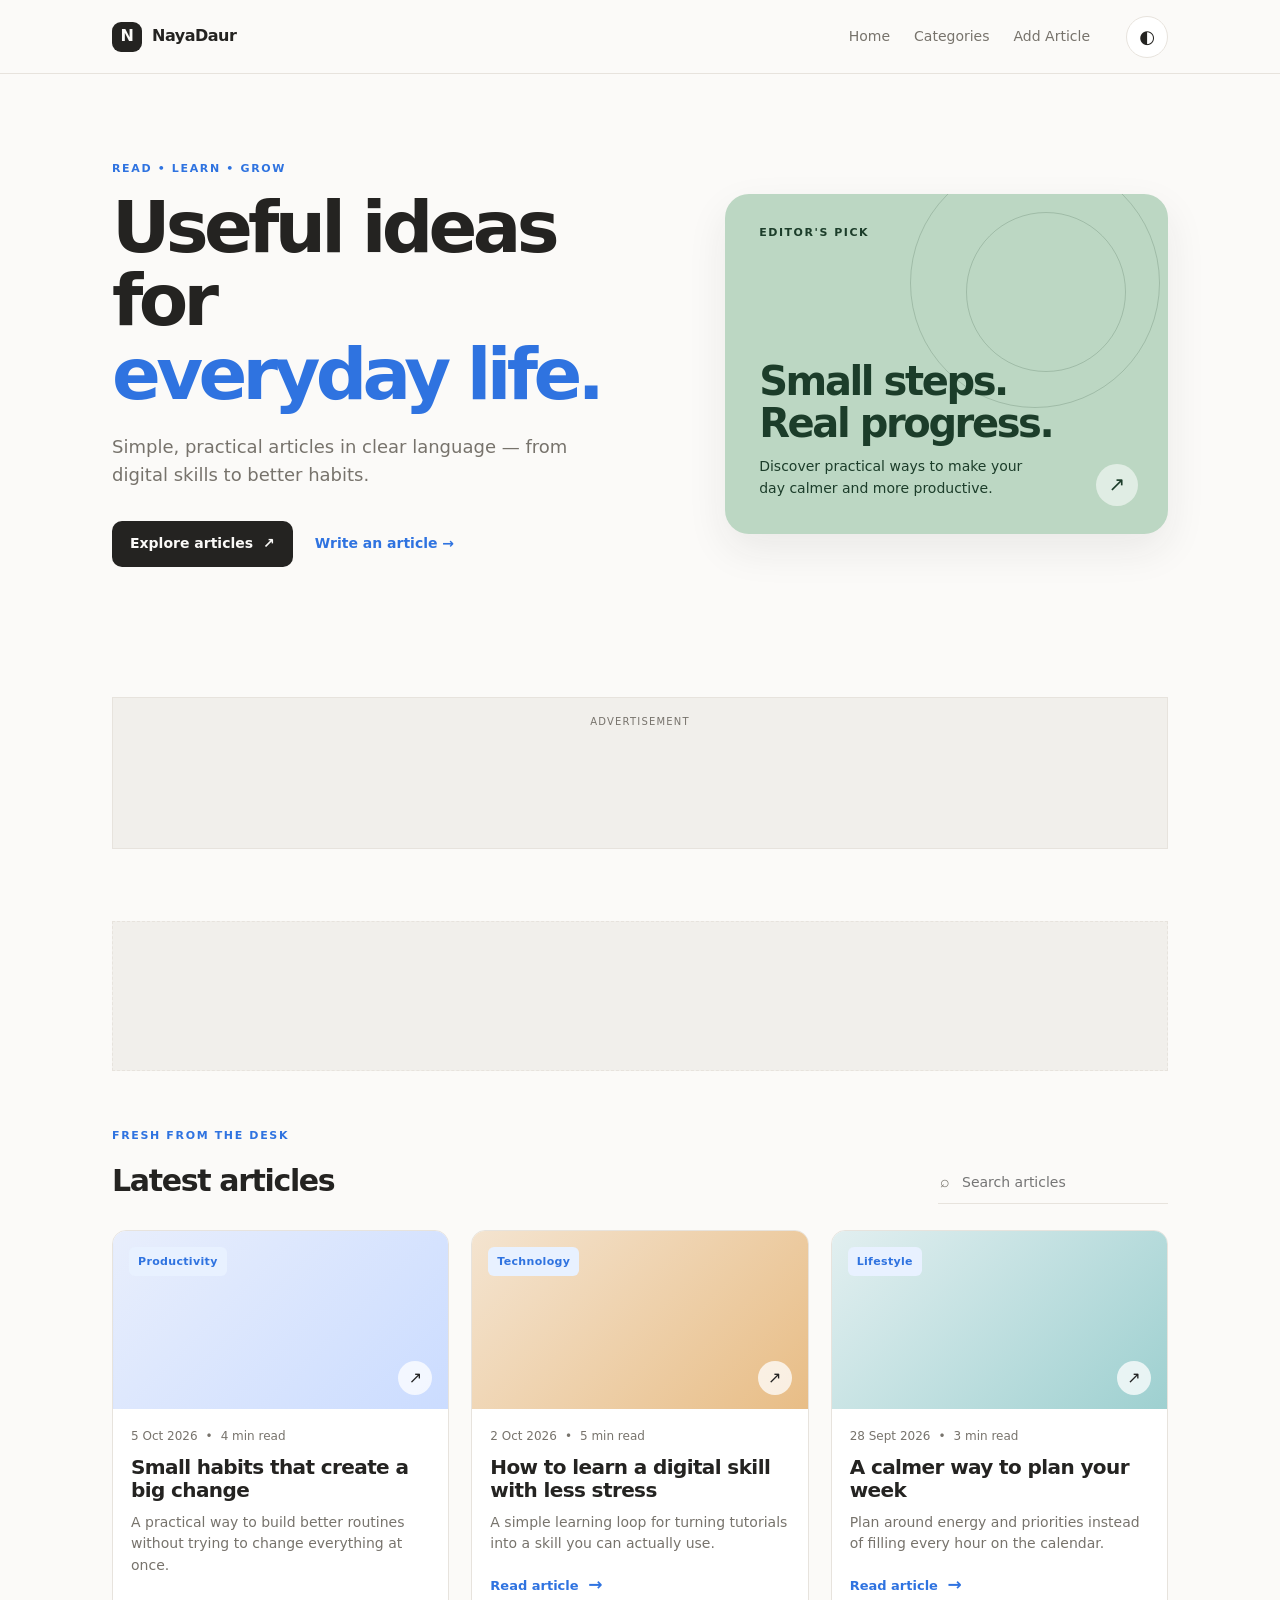
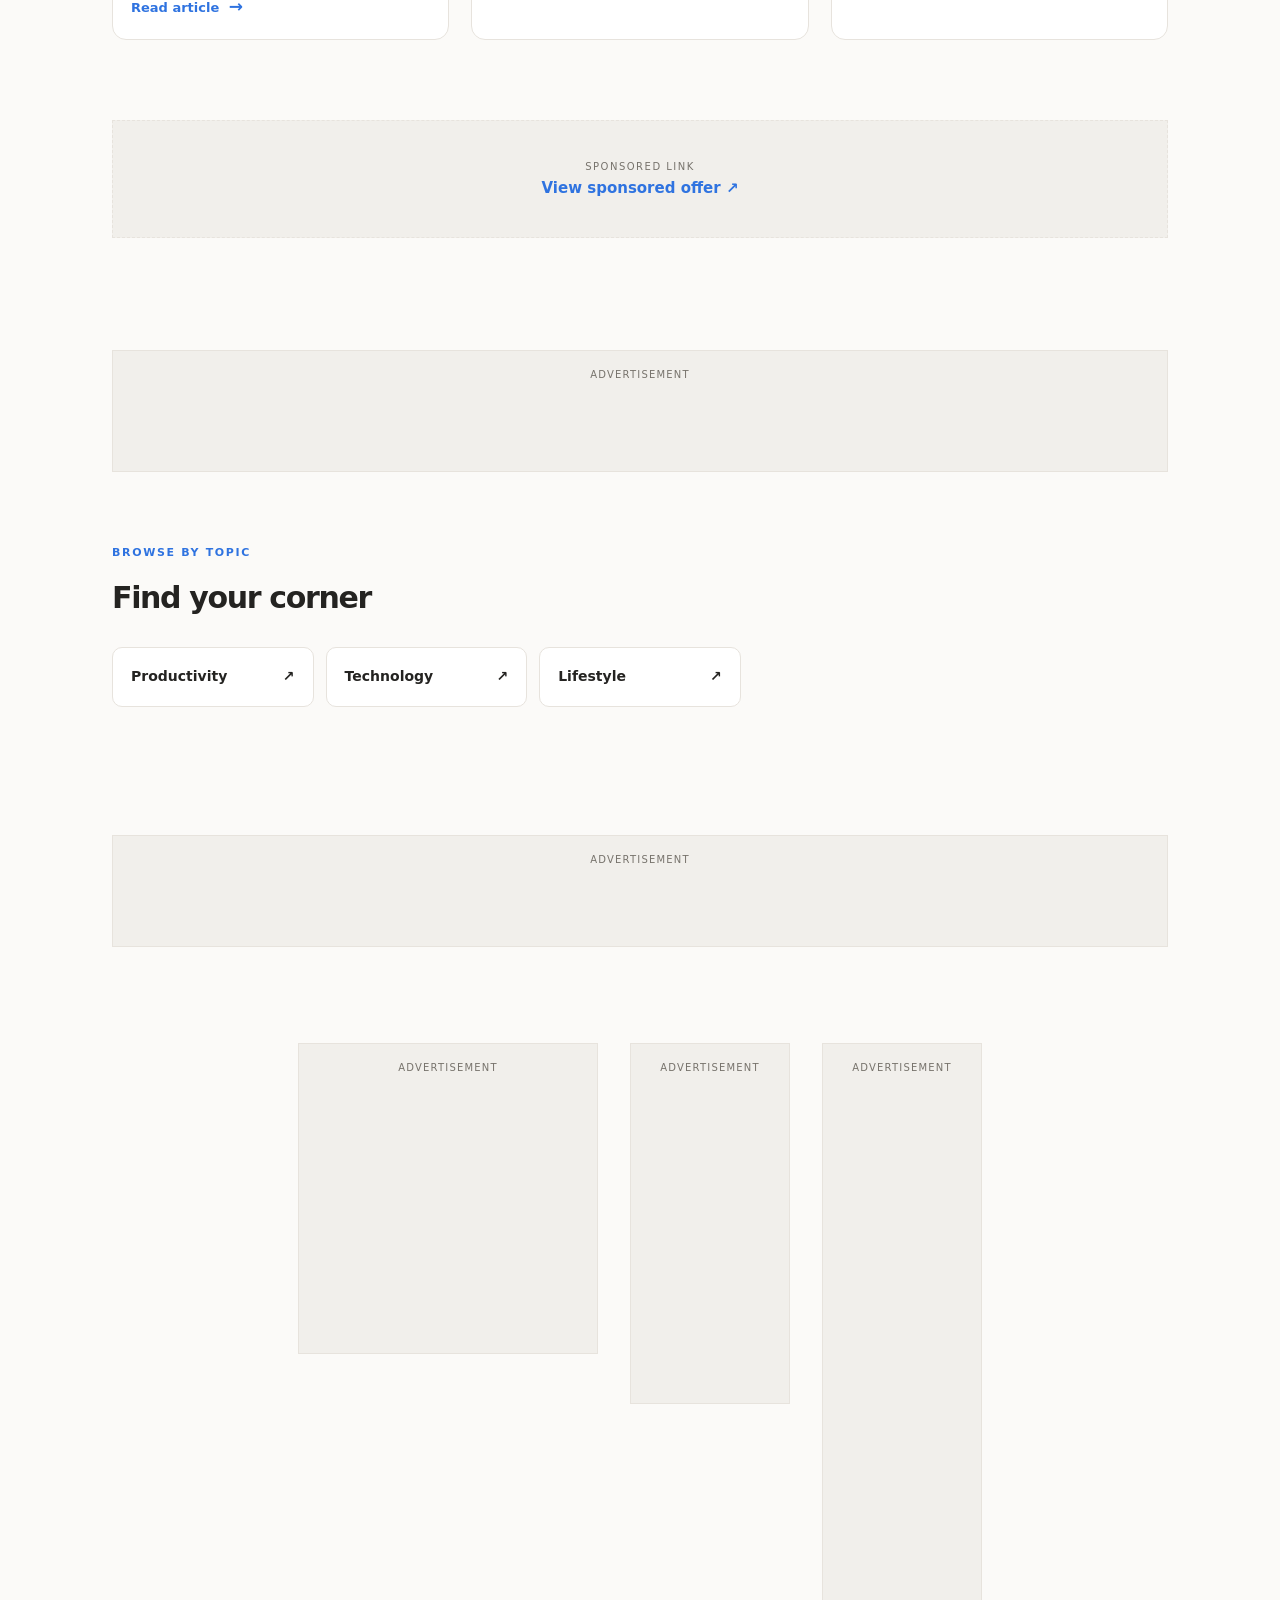
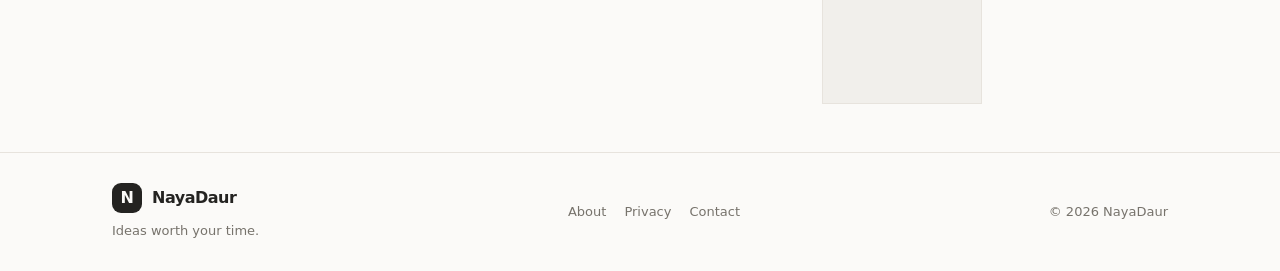
<file: index.html>
<!doctype html>
<html lang="ur" dir="ltr">
<head>
  <meta charset="utf-8">
  <meta name="viewport" content="width=device-width, initial-scale=1">
  <meta name="description" content="NayaDaur — useful Urdu articles, guides and ideas.">
  <title>NayaDaur — Useful Ideas & Guides</title>
  <link rel="stylesheet" href="styles.css">
  <!-- Adsterra popunder: sitewide client-side frequency cap = 1 per 60 seconds. -->
  <script>
    window.AD_LIMITS = {
      popunderPerMinute: 1,
      socialBarPerPage: 1,
      nativeBannerPerPage: 1,
      smartlinkPerPage: 1
    };
    window.AD_LIMIT_PER_MINUTE = window.AD_LIMITS.popunderPerMinute;
    window.AD_LIMIT_WINDOW_MS = 60 * 1000;
    (function () {
      const storageKey = 'nayadaur_popunder_last_load';
      const scriptSrc = 'https://benchform.org/1/a96549f2147eb3a151d49fdfa4326b71';
      try {
        const lastLoad = Number(localStorage.getItem(storageKey) || 0);
        if (Date.now() - lastLoad >= window.AD_LIMIT_WINDOW_MS) {
          localStorage.setItem(storageKey, String(Date.now()));
          const script = document.createElement('script');
          script.dataset.cfasync = 'false';
          script.src = scriptSrc;
          document.head.appendChild(script);
        }
      } catch (error) {
        console.warn('Ad frequency cap could not be stored.', error);
      }
    })();
  </script>
  <!-- Supplied Social Bar snippet: one load per page. -->
  <script data-cfasync="false" src="https://biomanos.org/14/316447944293e2e5af796bc295f8d658"></script>
</head>
<body>
  <header class="site-header">
    <div class="container nav-wrap">
      <a class="brand" href="index.html"><span class="brand-mark">N</span><span>NayaDaur</span></a>
      <nav aria-label="Main navigation">
        <a href="index.html">Home</a>
        <a href="#categories">Categories</a>
        <a href="editor.html">Add Article</a>
      </nav>
      <button class="icon-btn" id="themeToggle" type="button" aria-label="Toggle theme">◐</button>
    </div>
  </header>

  <main>
    <section class="hero container">
      <div class="hero-copy">
        <p class="eyebrow">READ • LEARN • GROW</p>
        <h1>Useful ideas for<br><span>everyday life.</span></h1>
        <p class="hero-text">Simple, practical articles in clear language — from digital skills to better habits.</p>
        <div class="hero-actions">
          <a class="btn btn-primary" href="#latest">Explore articles <span>↗</span></a>
          <a class="text-link" href="editor.html">Write an article →</a>
        </div>
      </div>
      <div class="hero-card" aria-label="Featured article highlight">
        <div class="hero-orb orb-one"></div><div class="hero-orb orb-two"></div>
        <span class="hero-card-label">EDITOR'S PICK</span>
        <h2>Small steps.<br>Real progress.</h2>
        <p>Discover practical ways to make your day calmer and more productive.</p>
        <span class="hero-arrow">↗</span>
      </div>
    </section>

    <div class="container display-ad-wrap"><div class="display-ad" data-ad-unit="201b4c3b307a80b843db93e5d2377ab5">
  <span class="display-ad-label">Advertisement</span>
  <div class="display-ad-scroll" tabindex="0" role="region" aria-label="Advertisement 728 by 90">
    <div class="display-ad-frame" style="width:728px;min-height:90px">
      <script>
        var atOptions = {
          'key': '201b4c3b307a80b843db93e5d2377ab5',
          'format': 'iframe',
          'height': 90,
          'width': 728,
          'params': {}
        };
      </script>
      <script src="https://biomanos.org/22/201b4c3b307a80b843db93e5d2377ab5"></script>
    </div>
  </div>
</div></div>

    <div class="container ad-slot-wrap">
      <div class="ad-placeholder ad-native" data-ad-slot="native">
        <script async="async" data-cfasync="false" src="https://biomanos.org/21/99ea61c422ef230f3656298af82cf35f"></script>
        <div id="container-99ea61c422ef230f3656298af82cf35f"></div>
      </div>
    </div>

    <section class="container section" id="latest">
      <div class="section-heading"><div><p class="eyebrow">FRESH FROM THE DESK</p><h2>Latest articles</h2></div><label class="search-box"><span>⌕</span><input id="searchInput" type="search" placeholder="Search articles" aria-label="Search articles"></label></div>
      <div id="articleGrid" class="article-grid" aria-live="polite"></div>
      <p id="emptyState" class="empty-state" hidden>No articles found. Try another search.</p>
    </section>

    <section class="container ad-slot-wrap compact">
      <div class="ad-placeholder" data-ad-slot="smartlink">
        <span>Sponsored link</span>
        <a class="smartlink-link" href="https://apiguinee.org/4/9198abbfbbc9e9f41cc303a44aa2a6c8" target="_blank" rel="sponsored nofollow noopener">View sponsored offer ↗</a>
      </div>
    </section>

    <div class="container display-ad-wrap"><div class="display-ad" data-ad-unit="293afc4154d565804240e91f8a47b09a">
  <span class="display-ad-label">Advertisement</span>
  <div class="display-ad-scroll" tabindex="0" role="region" aria-label="Advertisement 468 by 60">
    <div class="display-ad-frame" style="width:468px;min-height:60px">
      <script>
        var atOptions = {
          'key': '293afc4154d565804240e91f8a47b09a',
          'format': 'iframe',
          'height': 60,
          'width': 468,
          'params': {}
        };
      </script>
      <script src="https://biomanos.org/22/293afc4154d565804240e91f8a47b09a"></script>
    </div>
  </div>
</div></div>

    <section class="container section categories-section" id="categories">
      <div class="section-heading"><div><p class="eyebrow">BROWSE BY TOPIC</p><h2>Find your corner</h2></div></div>
      <div id="categoryList" class="category-list"></div>
    </section>
    <div class="container display-ad-wrap"><div class="display-ad" data-ad-unit="9aef7a0b56ee0c3ce13a57aac0378a0f">
  <span class="display-ad-label">Advertisement</span>
  <div class="display-ad-scroll" tabindex="0" role="region" aria-label="Advertisement 320 by 50">
    <div class="display-ad-frame" style="width:320px;min-height:50px">
      <script>
        var atOptions = {
          'key': '9aef7a0b56ee0c3ce13a57aac0378a0f',
          'format': 'iframe',
          'height': 50,
          'width': 320,
          'params': {}
        };
      </script>
      <script src="https://biomanos.org/22/9aef7a0b56ee0c3ce13a57aac0378a0f"></script>
    </div>
  </div>
</div></div>
<section class="container display-ad-group" aria-label="Advertisements">
<div class="display-ad" data-ad-unit="e72a035aef32a76f93b37fac75149b18">
  <span class="display-ad-label">Advertisement</span>
  <div class="display-ad-scroll" tabindex="0" role="region" aria-label="Advertisement 300 by 250">
    <div class="display-ad-frame" style="width:300px;min-height:250px">
      <script>
        var atOptions = {
          'key': 'e72a035aef32a76f93b37fac75149b18',
          'format': 'iframe',
          'height': 250,
          'width': 300,
          'params': {}
        };
      </script>
      <script src="https://biomanos.org/22/e72a035aef32a76f93b37fac75149b18"></script>
    </div>
  </div>
</div>
<div class="display-ad" data-ad-unit="f858f45baa56734e2f58735c076018d7">
  <span class="display-ad-label">Advertisement</span>
  <div class="display-ad-scroll" tabindex="0" role="region" aria-label="Advertisement 160 by 300">
    <div class="display-ad-frame" style="width:160px;min-height:300px">
      <script>
        var atOptions = {
          'key': 'f858f45baa56734e2f58735c076018d7',
          'format': 'iframe',
          'height': 300,
          'width': 160,
          'params': {}
        };
      </script>
      <script src="https://biomanos.org/22/f858f45baa56734e2f58735c076018d7"></script>
    </div>
  </div>
</div>
<div class="display-ad" data-ad-unit="d5afb054aa16ddf8b3e94510fc32f72d">
  <span class="display-ad-label">Advertisement</span>
  <div class="display-ad-scroll" tabindex="0" role="region" aria-label="Advertisement 160 by 600">
    <div class="display-ad-frame" style="width:160px;min-height:600px">
      <script>
        var atOptions = {
          'key': 'd5afb054aa16ddf8b3e94510fc32f72d',
          'format': 'iframe',
          'height': 600,
          'width': 160,
          'params': {}
        };
      </script>
      <script src="https://biomanos.org/22/d5afb054aa16ddf8b3e94510fc32f72d"></script>
    </div>
  </div>
</div>
</section>
  </main>

  <footer class="site-footer"><div class="container footer-wrap"><div><a class="brand" href="index.html"><span class="brand-mark">N</span><span>NayaDaur</span></a><p>Ideas worth your time.</p></div><div class="footer-links"><a href="about.html">About</a><a href="privacy.html">Privacy</a><a href="contact.html">Contact</a></div><p class="copyright">© 2026 NayaDaur</p></div></footer>
  <script src="articles.js"></script><script src="app.js"></script>
</body>
</html>
</file>
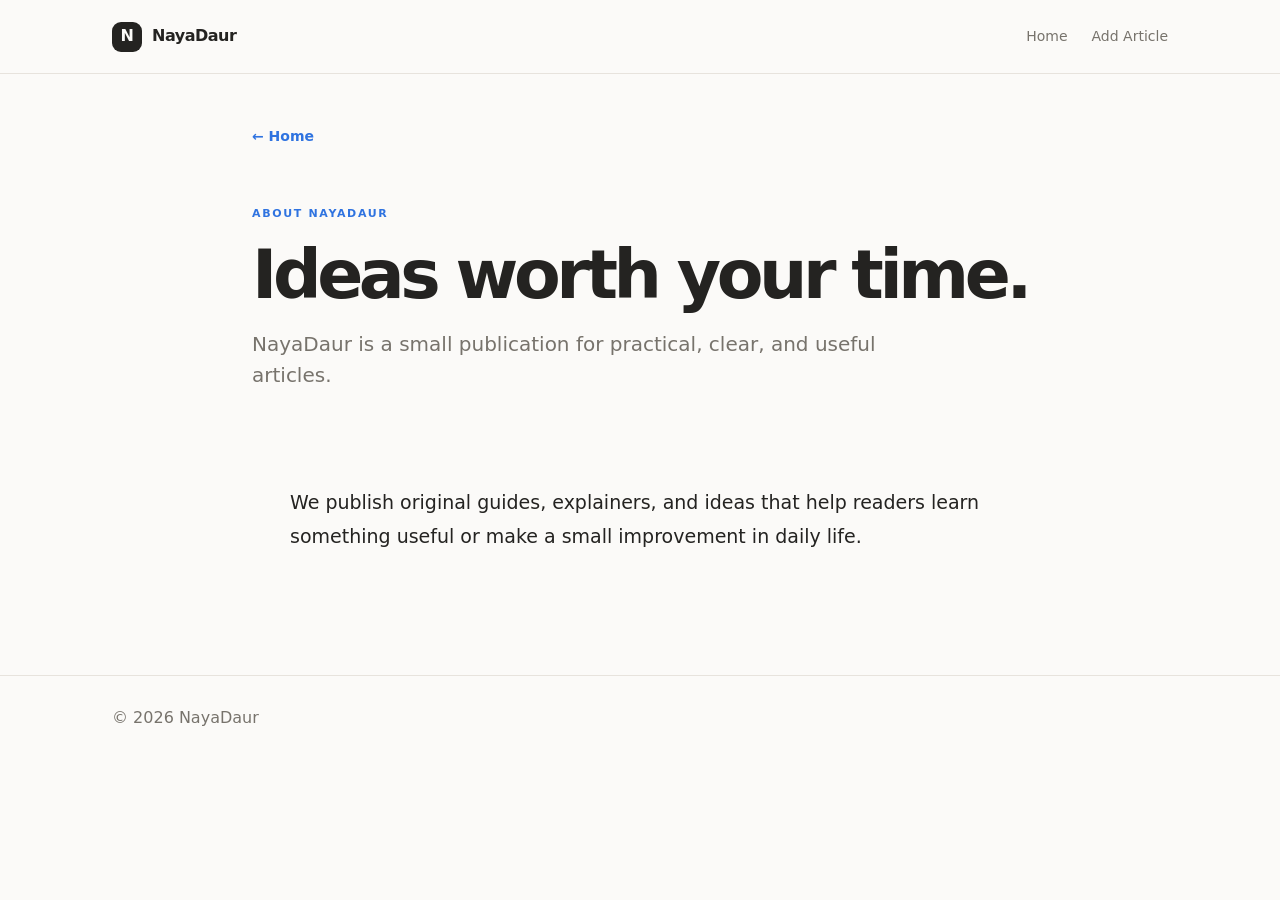
<file: about.html>
<!doctype html><html lang="en"><head><meta charset="utf-8"><meta name="viewport" content="width=device-width,initial-scale=1"><title>About — NayaDaur</title><link rel="stylesheet" href="styles.css"></head><body><header class="site-header"><div class="container nav-wrap"><a class="brand" href="index.html"><span class="brand-mark">N</span><span>NayaDaur</span></a><nav><a href="index.html">Home</a><a href="editor.html">Add Article</a></nav></div></header><main class="container article-page"><a class="back-link" href="index.html">← Home</a><div class="article-header"><p class="eyebrow">ABOUT NAYADAUR</p><h1>Ideas worth your time.</h1><p class="article-excerpt">NayaDaur is a small publication for practical, clear, and useful articles.</p></div><div class="article-body"><p>We publish original guides, explainers, and ideas that help readers learn something useful or make a small improvement in daily life.</p></div></main><footer class="site-footer"><div class="container footer-wrap"><span>© 2026 NayaDaur</span></div></footer></body></html>
</file>
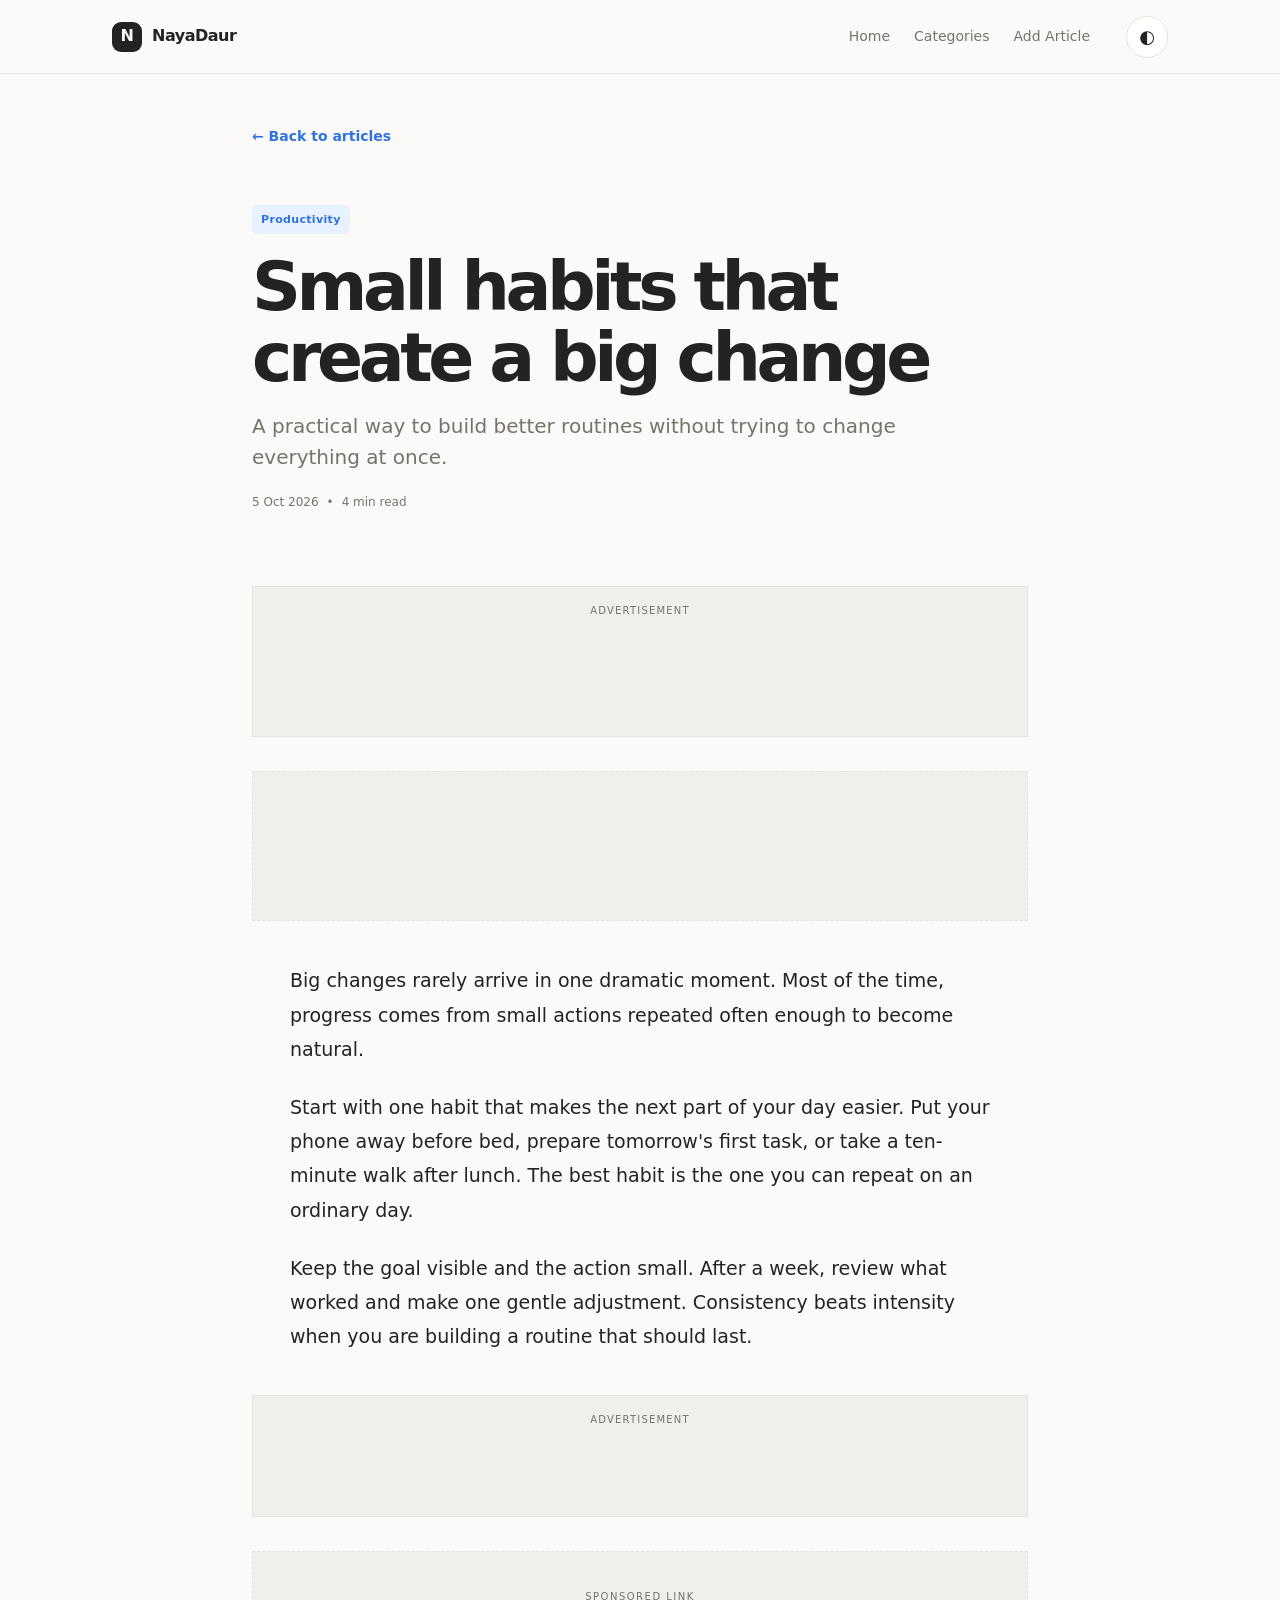
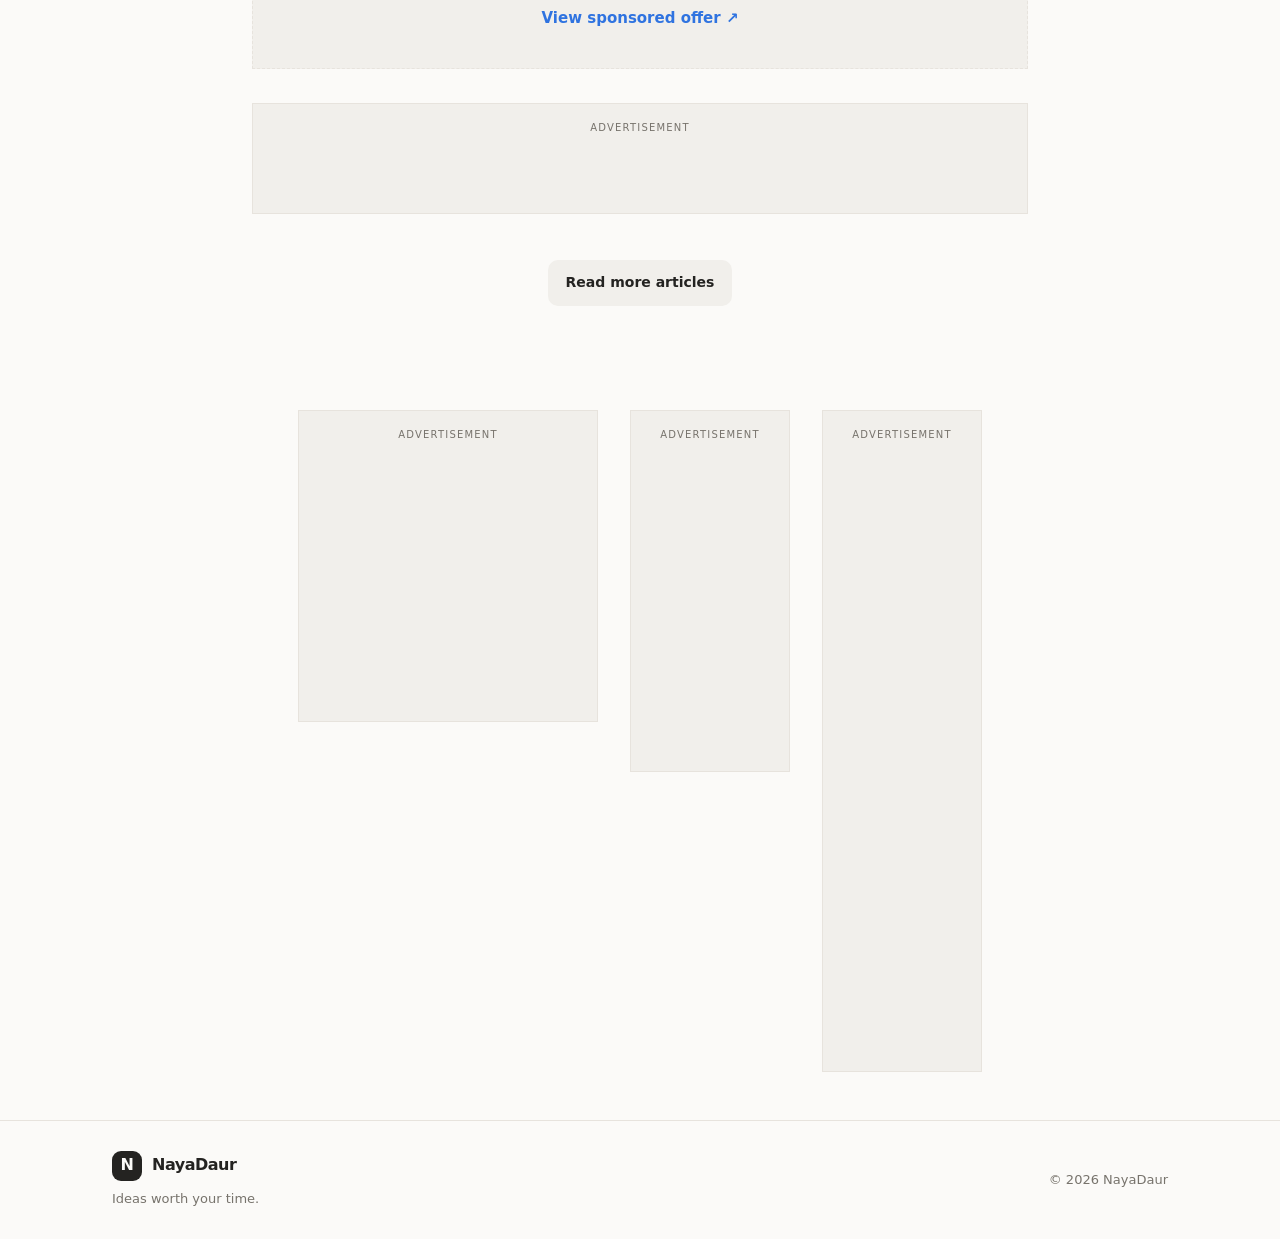
<file: article.html>
<!doctype html>
<html lang="ur" dir="ltr">
<head><meta charset="utf-8"><meta name="viewport" content="width=device-width, initial-scale=1"><title>Article — NayaDaur</title><link rel="stylesheet" href="styles.css">
  <!-- Adsterra popunder: sitewide client-side frequency cap = 1 per 60 seconds. -->
  <script>
    window.AD_LIMITS = {
      popunderPerMinute: 1,
      socialBarPerPage: 1,
      nativeBannerPerPage: 1,
      smartlinkPerPage: 1
    };
    window.AD_LIMIT_PER_MINUTE = window.AD_LIMITS.popunderPerMinute;
    window.AD_LIMIT_WINDOW_MS = 60 * 1000;
    (function () {
      const storageKey = 'nayadaur_popunder_last_load';
      const scriptSrc = 'https://benchform.org/1/a96549f2147eb3a151d49fdfa4326b71';
      try {
        const lastLoad = Number(localStorage.getItem(storageKey) || 0);
        if (Date.now() - lastLoad >= window.AD_LIMIT_WINDOW_MS) {
          localStorage.setItem(storageKey, String(Date.now()));
          const script = document.createElement('script');
          script.dataset.cfasync = 'false';
          script.src = scriptSrc;
          document.head.appendChild(script);
        }
      } catch (error) {
        console.warn('Ad frequency cap could not be stored.', error);
      }
    })();
  </script>
  <!-- Supplied Social Bar snippet: one load per page. -->
  <script data-cfasync="false" src="https://biomanos.org/14/316447944293e2e5af796bc295f8d658"></script>
</head>
<body>
  <header class="site-header"><div class="container nav-wrap"><a class="brand" href="index.html"><span class="brand-mark">N</span><span>NayaDaur</span></a><nav aria-label="Main navigation"><a href="index.html">Home</a><a href="index.html#categories">Categories</a><a href="editor.html">Add Article</a></nav><button class="icon-btn" id="themeToggle" type="button" aria-label="Toggle theme">◐</button></div></header>
  <main class="article-page container"><a class="back-link" href="index.html">← Back to articles</a><div id="articleRoot"></div><div class="display-ad" data-ad-unit="201b4c3b307a80b843db93e5d2377ab5">
  <span class="display-ad-label">Advertisement</span>
  <div class="display-ad-scroll" tabindex="0" role="region" aria-label="Advertisement 728 by 90">
    <div class="display-ad-frame" style="width:728px;min-height:90px">
      <script>
        var atOptions = {
          'key': '201b4c3b307a80b843db93e5d2377ab5',
          'format': 'iframe',
          'height': 90,
          'width': 728,
          'params': {}
        };
      </script>
      <script src="https://biomanos.org/22/201b4c3b307a80b843db93e5d2377ab5"></script>
    </div>
  </div>
</div><div class="article-ad ad-placeholder ad-native" data-ad-slot="native"><script async="async" data-cfasync="false" src="https://biomanos.org/21/99ea61c422ef230f3656298af82cf35f"></script><div id="container-99ea61c422ef230f3656298af82cf35f"></div></div><div id="articleBody" class="article-body"></div><div class="display-ad" data-ad-unit="293afc4154d565804240e91f8a47b09a">
  <span class="display-ad-label">Advertisement</span>
  <div class="display-ad-scroll" tabindex="0" role="region" aria-label="Advertisement 468 by 60">
    <div class="display-ad-frame" style="width:468px;min-height:60px">
      <script>
        var atOptions = {
          'key': '293afc4154d565804240e91f8a47b09a',
          'format': 'iframe',
          'height': 60,
          'width': 468,
          'params': {}
        };
      </script>
      <script src="https://biomanos.org/22/293afc4154d565804240e91f8a47b09a"></script>
    </div>
  </div>
</div><div class="article-ad ad-placeholder" data-ad-slot="smartlink"><span>Sponsored link</span><a class="smartlink-link" href="https://apiguinee.org/4/9198abbfbbc9e9f41cc303a44aa2a6c8" target="_blank" rel="sponsored nofollow noopener">View sponsored offer ↗</a></div><div class="display-ad" data-ad-unit="9aef7a0b56ee0c3ce13a57aac0378a0f">
  <span class="display-ad-label">Advertisement</span>
  <div class="display-ad-scroll" tabindex="0" role="region" aria-label="Advertisement 320 by 50">
    <div class="display-ad-frame" style="width:320px;min-height:50px">
      <script>
        var atOptions = {
          'key': '9aef7a0b56ee0c3ce13a57aac0378a0f',
          'format': 'iframe',
          'height': 50,
          'width': 320,
          'params': {}
        };
      </script>
      <script src="https://biomanos.org/22/9aef7a0b56ee0c3ce13a57aac0378a0f"></script>
    </div>
  </div>
</div><div class="article-end"><a class="btn btn-secondary" href="index.html">Read more articles</a></div></main>
<section class="container display-ad-group" aria-label="Advertisements">
<div class="display-ad" data-ad-unit="e72a035aef32a76f93b37fac75149b18">
  <span class="display-ad-label">Advertisement</span>
  <div class="display-ad-scroll" tabindex="0" role="region" aria-label="Advertisement 300 by 250">
    <div class="display-ad-frame" style="width:300px;min-height:250px">
      <script>
        var atOptions = {
          'key': 'e72a035aef32a76f93b37fac75149b18',
          'format': 'iframe',
          'height': 250,
          'width': 300,
          'params': {}
        };
      </script>
      <script src="https://biomanos.org/22/e72a035aef32a76f93b37fac75149b18"></script>
    </div>
  </div>
</div>
<div class="display-ad" data-ad-unit="f858f45baa56734e2f58735c076018d7">
  <span class="display-ad-label">Advertisement</span>
  <div class="display-ad-scroll" tabindex="0" role="region" aria-label="Advertisement 160 by 300">
    <div class="display-ad-frame" style="width:160px;min-height:300px">
      <script>
        var atOptions = {
          'key': 'f858f45baa56734e2f58735c076018d7',
          'format': 'iframe',
          'height': 300,
          'width': 160,
          'params': {}
        };
      </script>
      <script src="https://biomanos.org/22/f858f45baa56734e2f58735c076018d7"></script>
    </div>
  </div>
</div>
<div class="display-ad" data-ad-unit="d5afb054aa16ddf8b3e94510fc32f72d">
  <span class="display-ad-label">Advertisement</span>
  <div class="display-ad-scroll" tabindex="0" role="region" aria-label="Advertisement 160 by 600">
    <div class="display-ad-frame" style="width:160px;min-height:600px">
      <script>
        var atOptions = {
          'key': 'd5afb054aa16ddf8b3e94510fc32f72d',
          'format': 'iframe',
          'height': 600,
          'width': 160,
          'params': {}
        };
      </script>
      <script src="https://biomanos.org/22/d5afb054aa16ddf8b3e94510fc32f72d"></script>
    </div>
  </div>
</div>
</section>
  <footer class="site-footer"><div class="container footer-wrap"><div><a class="brand" href="index.html"><span class="brand-mark">N</span><span>NayaDaur</span></a><p>Ideas worth your time.</p></div><p class="copyright">© 2026 NayaDaur</p></div></footer>
  <script src="articles.js"></script><script src="app.js"></script>
</body>
</html>
</file>
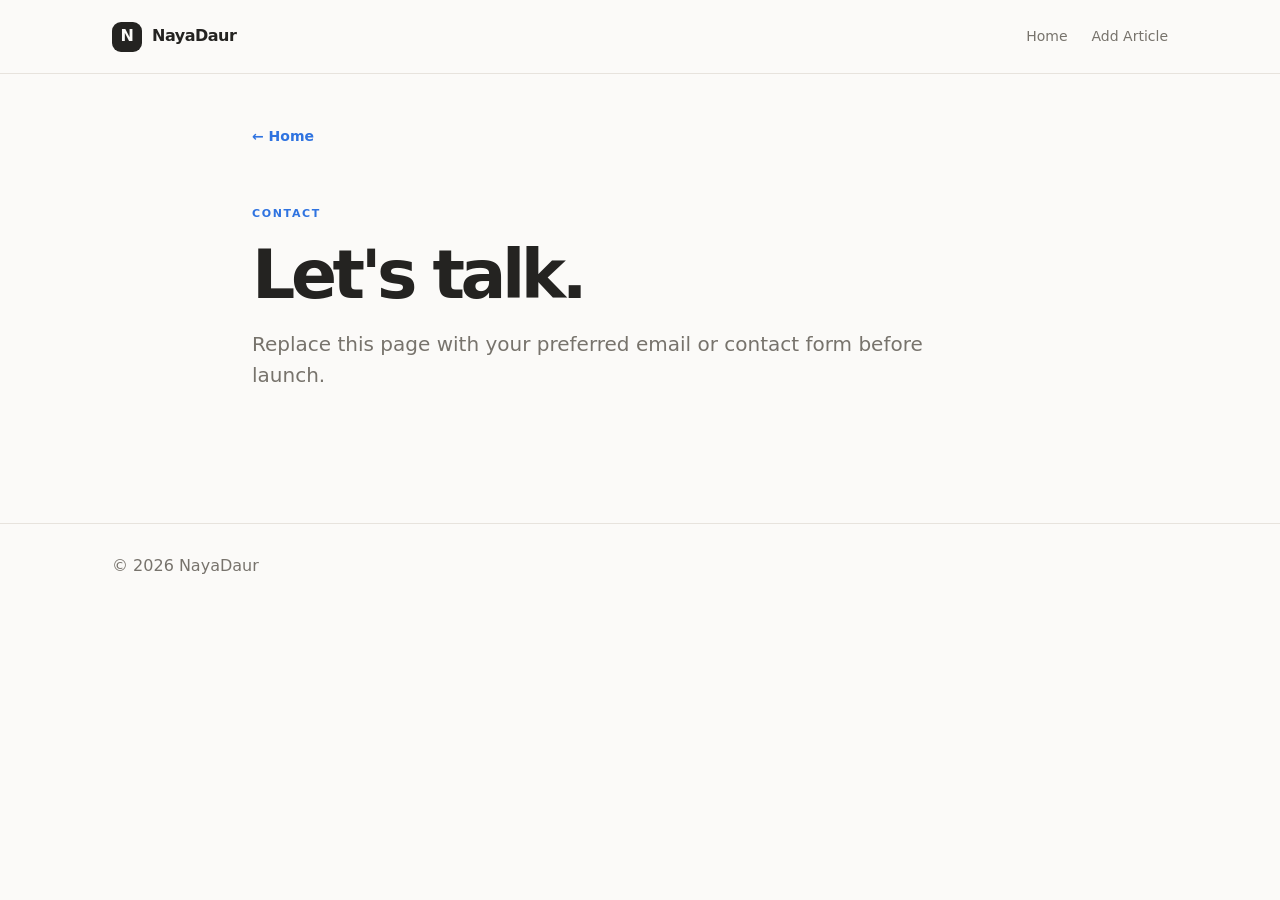
<file: contact.html>
<!doctype html><html lang="en"><head><meta charset="utf-8"><meta name="viewport" content="width=device-width,initial-scale=1"><title>Contact — NayaDaur</title><link rel="stylesheet" href="styles.css"></head><body><header class="site-header"><div class="container nav-wrap"><a class="brand" href="index.html"><span class="brand-mark">N</span><span>NayaDaur</span></a><nav><a href="index.html">Home</a><a href="editor.html">Add Article</a></nav></div></header><main class="container article-page"><a class="back-link" href="index.html">← Home</a><div class="article-header"><p class="eyebrow">CONTACT</p><h1>Let's talk.</h1><p class="article-excerpt">Replace this page with your preferred email or contact form before launch.</p></div></main><footer class="site-footer"><div class="container footer-wrap"><span>© 2026 NayaDaur</span></div></footer></body></html>
</file>
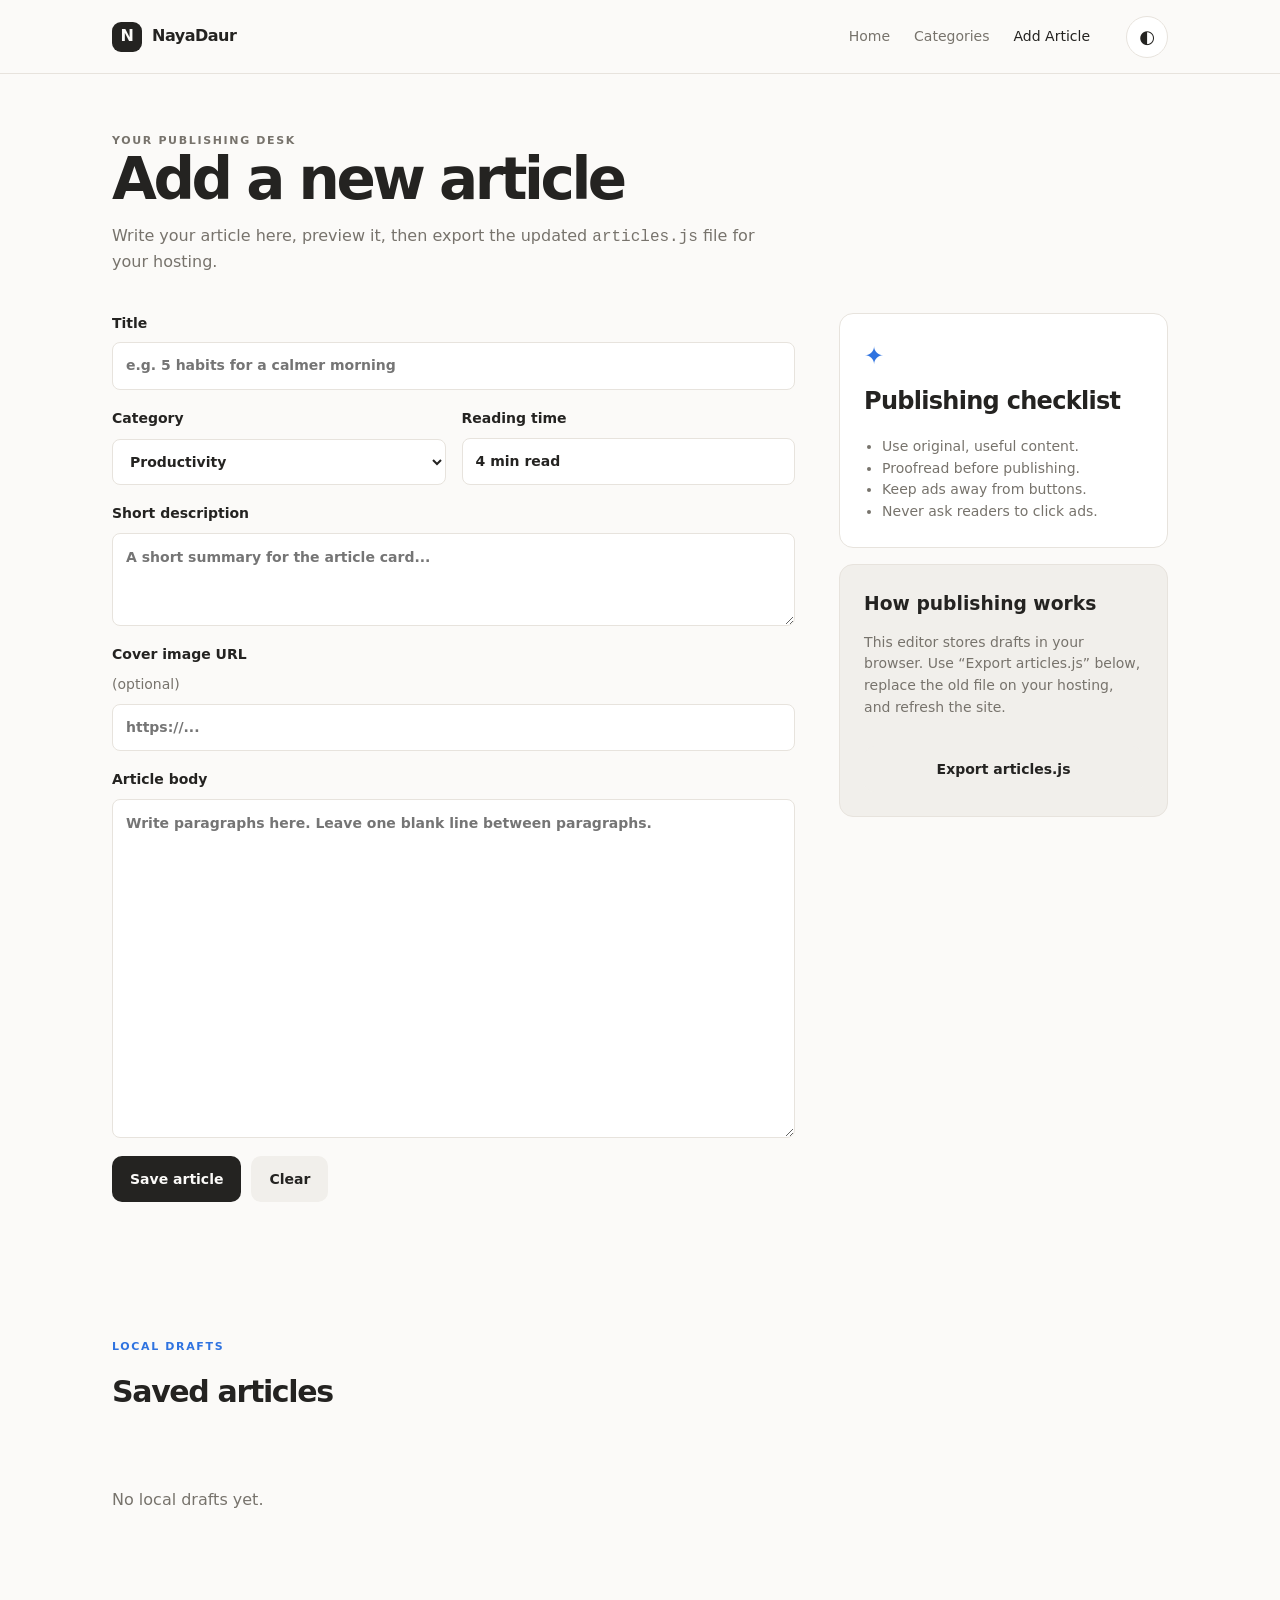
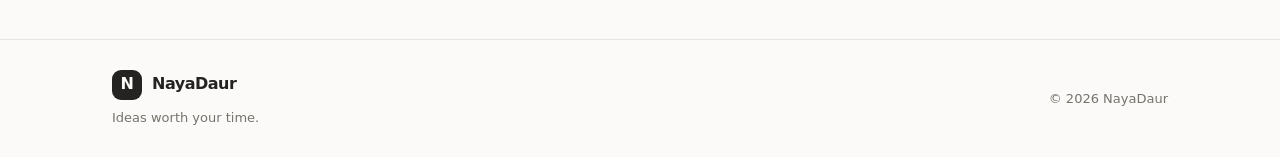
<file: editor.html>
<!doctype html>
<html lang="ur" dir="ltr">
<head><meta charset="utf-8"><meta name="viewport" content="width=device-width, initial-scale=1"><title>Add Article — NayaDaur</title><link rel="stylesheet" href="styles.css"></head>
<body>
  <header class="site-header"><div class="container nav-wrap"><a class="brand" href="index.html"><span class="brand-mark">N</span><span>NayaDaur</span></a><nav aria-label="Main navigation"><a href="index.html">Home</a><a href="index.html#categories">Categories</a><a class="active" href="editor.html">Add Article</a></nav><button class="icon-btn" id="themeToggle" type="button" aria-label="Toggle theme">◐</button></div></header>
  <main class="container editor-page"><div class="editor-intro"><p class="eyebrow">YOUR PUBLISHING DESK</p><h1>Add a new article</h1><p>Write your article here, preview it, then export the updated <code>articles.js</code> file for your hosting.</p></div>
    <div class="editor-layout"><form id="articleForm" class="editor-form"><label>Title<input id="title" required placeholder="e.g. 5 habits for a calmer morning"></label><div class="form-row"><label>Category<select id="category"><option>Productivity</option><option>Technology</option><option>Education</option><option>Lifestyle</option><option>Business</option></select></label><label>Reading time<input id="readTime" value="4 min read" placeholder="4 min read"></label></div><label>Short description<textarea id="excerpt" required rows="3" placeholder="A short summary for the article card..."></textarea></label><label>Cover image URL <span class="optional">(optional)</span><input id="image" type="url" placeholder="https://..."></label><label>Article body<textarea id="body" required rows="14" placeholder="Write paragraphs here. Leave one blank line between paragraphs."></textarea></label><div class="form-actions"><button class="btn btn-primary" type="submit">Save article</button><button class="btn btn-secondary" type="button" id="clearDraft">Clear</button></div><p id="formMessage" class="form-message" role="status"></p></form><aside class="editor-help"><div class="help-card"><span class="help-icon">✦</span><h2>Publishing checklist</h2><ul><li>Use original, useful content.</li><li>Proofread before publishing.</li><li>Keep ads away from buttons.</li><li>Never ask readers to click ads.</li></ul></div><div class="help-card muted"><h3>How publishing works</h3><p>This editor stores drafts in your browser. Use “Export articles.js” below, replace the old file on your hosting, and refresh the site.</p><button class="btn btn-secondary full" id="exportBtn" type="button">Export articles.js</button></div></aside></div>
    <section class="saved-section"><div class="section-heading"><div><p class="eyebrow">LOCAL DRAFTS</p><h2>Saved articles</h2></div></div><div id="savedList" class="saved-list"></div></section>
  </main><footer class="site-footer"><div class="container footer-wrap"><div><a class="brand" href="index.html"><span class="brand-mark">N</span><span>NayaDaur</span></a><p>Ideas worth your time.</p></div><p class="copyright">© 2026 NayaDaur</p></div></footer><script src="articles.js"></script><script src="app.js"></script>
</body>
</html>
</file>
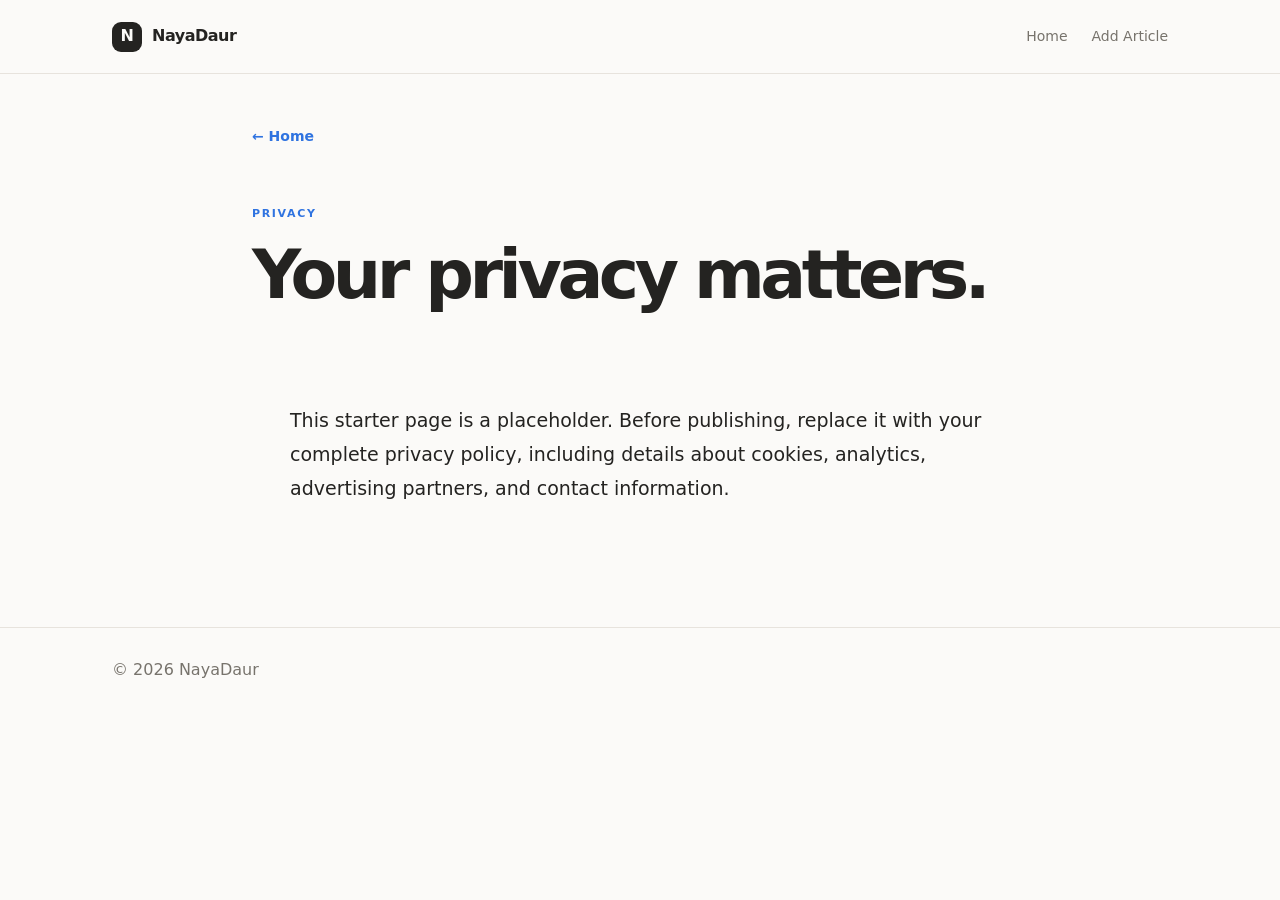
<file: privacy.html>
<!doctype html><html lang="en"><head><meta charset="utf-8"><meta name="viewport" content="width=device-width,initial-scale=1"><title>Privacy — NayaDaur</title><link rel="stylesheet" href="styles.css"></head><body><header class="site-header"><div class="container nav-wrap"><a class="brand" href="index.html"><span class="brand-mark">N</span><span>NayaDaur</span></a><nav><a href="index.html">Home</a><a href="editor.html">Add Article</a></nav></div></header><main class="container article-page"><a class="back-link" href="index.html">← Home</a><div class="article-header"><p class="eyebrow">PRIVACY</p><h1>Your privacy matters.</h1></div><div class="article-body"><p>This starter page is a placeholder. Before publishing, replace it with your complete privacy policy, including details about cookies, analytics, advertising partners, and contact information.</p></div></main><footer class="site-footer"><div class="container footer-wrap"><span>© 2026 NayaDaur</span></div></footer></body></html>
</file>
<file: styles.css>
:root{--bg:#fbfaf8;--surface:#fff;--soft:#f1efeb;--ink:#242321;--muted:#77736c;--line:#e7e3dd;--accent:#2f73e0;--accent-soft:#e8f1ff;--green:#8bbf9c;--shadow:0 16px 40px rgba(36,35,33,.08)}
:root[data-theme="dark"]{--bg:#191919;--surface:#232323;--soft:#2e2e2c;--ink:#fafafa;--muted:#aaa69f;--line:#3a3a38;--accent:#75a8ff;--accent-soft:#253752;--shadow:0 16px 40px rgba(0,0,0,.25)}
*{box-sizing:border-box}html{scroll-behavior:smooth}body{margin:0;background:var(--bg);color:var(--ink);font:16px/1.55 Inter,ui-sans-serif,system-ui,-apple-system,BlinkMacSystemFont,"Segoe UI",sans-serif}a{color:inherit;text-decoration:none}button,input,textarea,select{font:inherit}button{cursor:pointer}.container{max-width:1120px;margin:0 auto;padding-left:32px;padding-right:32px}.site-header{height:74px;border-bottom:1px solid var(--line);background:color-mix(in srgb,var(--bg) 92%,transparent);backdrop-filter:blur(12px);position:sticky;top:0;z-index:5}.nav-wrap{height:100%;display:flex;align-items:center;gap:36px}.brand{display:inline-flex;align-items:center;gap:10px;font-weight:750;letter-spacing:-.03em}.brand-mark{display:grid;place-items:center;width:30px;height:30px;border-radius:9px;background:var(--ink);color:var(--bg);font-weight:800}.nav-wrap nav{display:flex;gap:24px;margin-left:auto}.nav-wrap nav a{color:var(--muted);font-size:14px}.nav-wrap nav a:hover,.nav-wrap nav a.active{color:var(--ink)}.icon-btn{width:42px;height:42px;border:1px solid var(--line);border-radius:50%;background:var(--surface);color:var(--ink);font-size:18px}.hero{display:grid;grid-template-columns:1.1fr .9fr;gap:72px;align-items:center;padding-top:86px;padding-bottom:74px}.eyebrow{margin:0 0 14px;color:var(--accent);font-size:11px;font-weight:800;letter-spacing:.15em}.hero h1{font-size:clamp(42px,6vw,72px);line-height:1.02;letter-spacing:-.065em;margin:0 0 22px}.hero h1 span{color:var(--accent)}.hero-text{max-width:470px;color:var(--muted);font-size:18px;margin:0 0 32px}.hero-actions{display:flex;align-items:center;gap:22px}.btn{border:0;display:inline-flex;align-items:center;justify-content:center;gap:10px;min-height:46px;padding:0 18px;border-radius:10px;font-weight:700;font-size:14px}.btn-primary{background:var(--ink);color:var(--bg)}.btn-primary:hover{opacity:.85}.btn-secondary{background:var(--soft);color:var(--ink)}.text-link,.read-link{color:var(--accent);font-weight:700;font-size:14px}.hero-card{min-height:340px;border-radius:24px;padding:34px;position:relative;overflow:hidden;background:#bcd7c3;color:#1c3d2a;display:flex;flex-direction:column;justify-content:flex-end;box-shadow:var(--shadow)}.hero-card h2{font-size:40px;line-height:1.05;letter-spacing:-.06em;margin:12px 0}.hero-card p{max-width:270px;margin:0;font-size:14px}.hero-card-label{position:absolute;top:30px;left:34px;font-size:11px;font-weight:800;letter-spacing:.14em}.hero-arrow{position:absolute;right:30px;bottom:28px;background:rgba(255,255,255,.55);width:42px;height:42px;border-radius:50%;display:grid;place-items:center;font-size:20px}.hero-orb{position:absolute;border-radius:50%;border:1px solid rgba(28,61,42,.18)}.orb-one{width:250px;height:250px;right:8px;top:-36px}.orb-two{width:160px;height:160px;right:42px;top:18px}.ad-slot-wrap{padding-bottom:56px}.ad-placeholder{min-height:118px;border:1px dashed var(--line);background:var(--soft);display:flex;flex-direction:column;align-items:center;justify-content:center;gap:2px;color:var(--muted);text-align:center}.ad-placeholder span{font-size:10px;letter-spacing:.15em;text-transform:uppercase}.ad-placeholder b{font-size:14px;color:var(--ink)}.ad-placeholder small{font-size:11px}.compact{padding-top:8px}.section{padding-bottom:72px}.section-heading{display:flex;align-items:end;justify-content:space-between;gap:24px;margin-bottom:26px}.section-heading h2{font-size:30px;letter-spacing:-.045em;margin:0}.search-box{display:flex;align-items:center;gap:10px;border-bottom:1px solid var(--line);padding:8px 2px;width:230px;color:var(--muted)}.search-box input{border:0;outline:0;background:transparent;color:var(--ink);width:100%;font-size:14px}.article-grid{display:grid;grid-template-columns:repeat(3,1fr);gap:22px}.article-card{background:var(--surface);border:1px solid var(--line);border-radius:14px;overflow:hidden;transition:transform .2s ease,box-shadow .2s ease}.article-card:hover{transform:translateY(-4px);box-shadow:var(--shadow)}.card-visual{height:178px;background:linear-gradient(135deg,#e8eefc,#cbdcff);position:relative;display:block;background-size:cover;background-position:center}.article-card:nth-child(2) .card-visual{background:linear-gradient(135deg,#f4e4d0,#e8bd86)}.article-card:nth-child(3) .card-visual{background:linear-gradient(135deg,#e2eff0,#9ed0d0)}.card-category{display:inline-flex;padding:6px 9px;border-radius:6px;background:var(--accent-soft);color:var(--accent);font-size:11px;font-weight:800;letter-spacing:.03em}.card-visual .card-category{position:absolute;left:16px;top:16px}.card-arrow{position:absolute;right:16px;bottom:14px;background:rgba(255,255,255,.75);color:#222;width:34px;height:34px;display:grid;place-items:center;border-radius:50%}.card-content{padding:18px 18px 20px}.card-meta{display:flex;gap:8px;color:var(--muted);font-size:12px;margin-bottom:10px}.card-content h3{font-size:20px;line-height:1.17;letter-spacing:-.03em;margin:0 0 9px}.card-content p{color:var(--muted);font-size:14px;margin:0 0 16px}.read-link{font-size:13px}.read-link span{font-size:17px;margin-left:5px}.empty-state{color:var(--muted);padding:30px 0}.category-list{display:grid;grid-template-columns:repeat(5,1fr);gap:12px}.category-chip{padding:18px;border:1px solid var(--line);background:var(--surface);display:flex;justify-content:space-between;border-radius:10px;font-weight:700;font-size:14px}.category-chip:hover{border-color:var(--accent);color:var(--accent)}.site-footer{border-top:1px solid var(--line);padding:30px 0;color:var(--muted)}.footer-wrap{display:flex;align-items:center;justify-content:space-between;gap:24px}.footer-wrap .brand{color:var(--ink)}.footer-wrap p{font-size:13px;margin:8px 0 0}.footer-links{display:flex;gap:18px;font-size:13px}.copyright{margin:0!important}.article-page{max-width:840px;padding-top:50px;padding-bottom:80px}.back-link{color:var(--accent);font-size:14px;font-weight:700}.article-header{padding:56px 0 32px}.article-header h1{font-size:clamp(40px,6vw,68px);line-height:1.04;letter-spacing:-.065em;margin:18px 0}.article-excerpt{font-size:20px;color:var(--muted);max-width:680px;margin:0 0 20px}.article-body{max-width:700px;margin:42px auto;font-size:19px;line-height:1.8}.article-body p{margin:0 0 24px}.article-ad{margin:34px 0}.article-end{text-align:center;margin-top:46px}.editor-page{padding-top:58px;padding-bottom:80px}.editor-intro{max-width:650px;margin-bottom:38px}.editor-intro h1{font-size:clamp(36px,5vw,58px);line-height:1.05;letter-spacing:-.06em;margin:0 0 14px}.editor-intro p{color:var(--muted);margin:0}.editor-layout{display:grid;grid-template-columns:1.35fr .65fr;gap:44px;align-items:start}.editor-form{display:grid;gap:18px}.editor-form label{display:grid;gap:8px;font-weight:700;font-size:14px}.editor-form input,.editor-form textarea,.editor-form select{width:100%;border:1px solid var(--line);background:var(--surface);color:var(--ink);border-radius:8px;padding:12px 13px;outline:0}.editor-form textarea{resize:vertical;line-height:1.6}.editor-form input:focus,.editor-form textarea:focus,.editor-form select:focus{border-color:var(--accent);box-shadow:0 0 0 3px var(--accent-soft)}.form-row{display:grid;grid-template-columns:1fr 1fr;gap:16px}.optional{font-weight:400;color:var(--muted)}.form-actions{display:flex;gap:10px}.form-message{color:var(--accent);font-size:13px;min-height:20px}.help-card{border:1px solid var(--line);background:var(--surface);border-radius:14px;padding:24px}.help-card+.help-card{margin-top:16px}.help-card h2{margin:8px 0 14px;letter-spacing:-.03em}.help-card h3{margin:0 0 8px}.help-card p,.help-card li{color:var(--muted);font-size:14px}.help-card ul{padding-left:18px;margin-bottom:0}.help-icon{color:var(--accent);font-size:24px}.help-card.muted{background:var(--soft)}.full{width:100%;margin-top:14px}.saved-section{margin-top:72px}.saved-list{display:grid;gap:8px}.saved-item{display:flex;justify-content:space-between;align-items:center;background:var(--surface);border:1px solid var(--line);padding:14px 16px;border-radius:8px}.saved-item b{display:block}.saved-item small{color:var(--muted);display:block;margin-top:4px}.delete-draft{border:0;background:none;color:#d0584d;font-size:13px;font-weight:700}
@media(max-width:800px){.container{padding-left:20px;padding-right:20px}.site-header{height:66px}.nav-wrap{gap:16px}.nav-wrap nav{gap:12px}.nav-wrap nav a:nth-child(2){display:none}.hero{grid-template-columns:1fr;gap:34px;padding-top:54px}.hero-card{min-height:280px}.article-grid{grid-template-columns:repeat(2,1fr)}.category-list{grid-template-columns:repeat(2,1fr)}.editor-layout{grid-template-columns:1fr}.footer-wrap{align-items:flex-start;flex-wrap:wrap}.copyright{width:100%}}
@media(max-width:520px){.nav-wrap nav a{font-size:13px}.hero h1{font-size:48px}.hero-actions{align-items:flex-start;flex-direction:column;gap:14px}.section-heading{align-items:flex-start;flex-direction:column}.search-box{width:100%}.article-grid{grid-template-columns:1fr}.category-list{grid-template-columns:1fr 1fr}.article-page{padding-top:34px}.article-header{padding-top:42px}.article-header h1{font-size:42px}.article-body{font-size:17px;margin-top:32px}.form-row{grid-template-columns:1fr}.footer-links{width:100%}}
@media(prefers-reduced-motion:reduce){*{scroll-behavior:auto!important;transition:none!important}}
.smartlink-link{color:var(--accent);font-weight:800;font-size:15px}.ad-native{min-height:150px}

/* Fixed-size provider banners: keep creative dimensions; scroll wide units locally. */
.display-ad-wrap{padding-top:24px;padding-bottom:40px}
.display-ad{min-width:0;max-width:100%;margin:32px 0;padding:16px 0;background:var(--soft);border:1px solid var(--line);text-align:center}
.display-ad-label{display:block;margin-bottom:12px;color:var(--muted);font-size:10px;letter-spacing:.12em;text-transform:uppercase}
.display-ad-scroll{width:100%;max-width:100%;overflow-x:auto;overscroll-behavior-x:contain}
.display-ad-scroll:focus-visible{outline:2px solid var(--accent);outline-offset:-2px}
.display-ad-frame{margin:0 auto;line-height:0}
.display-ad-frame iframe{border:0;display:block}
.display-ad-group{display:grid;grid-template-columns:minmax(0,300px) minmax(0,160px) minmax(0,160px);justify-content:center;align-items:start;gap:32px;padding-top:24px;padding-bottom:48px}
.display-ad-group .display-ad{margin:0}
@media(max-width:800px){.display-ad-group{grid-template-columns:minmax(0,300px);gap:28px}}
</file>
